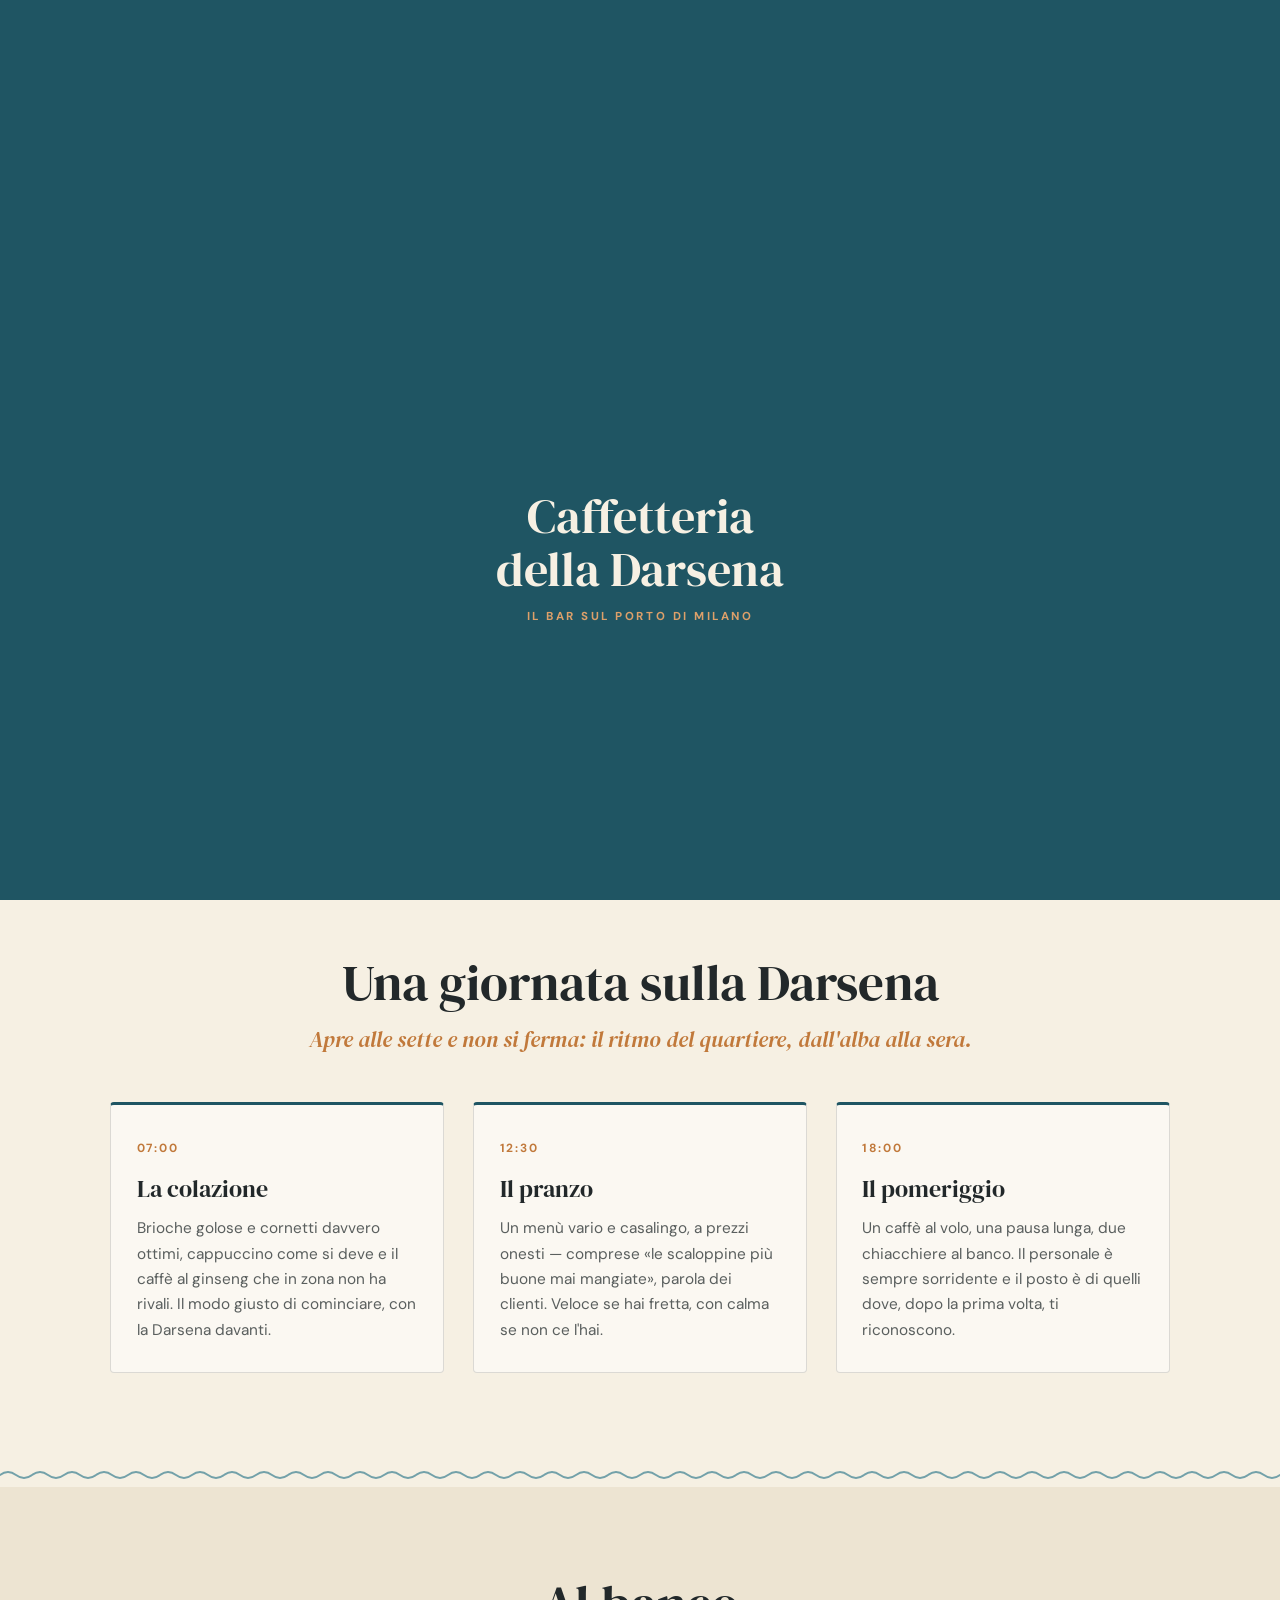
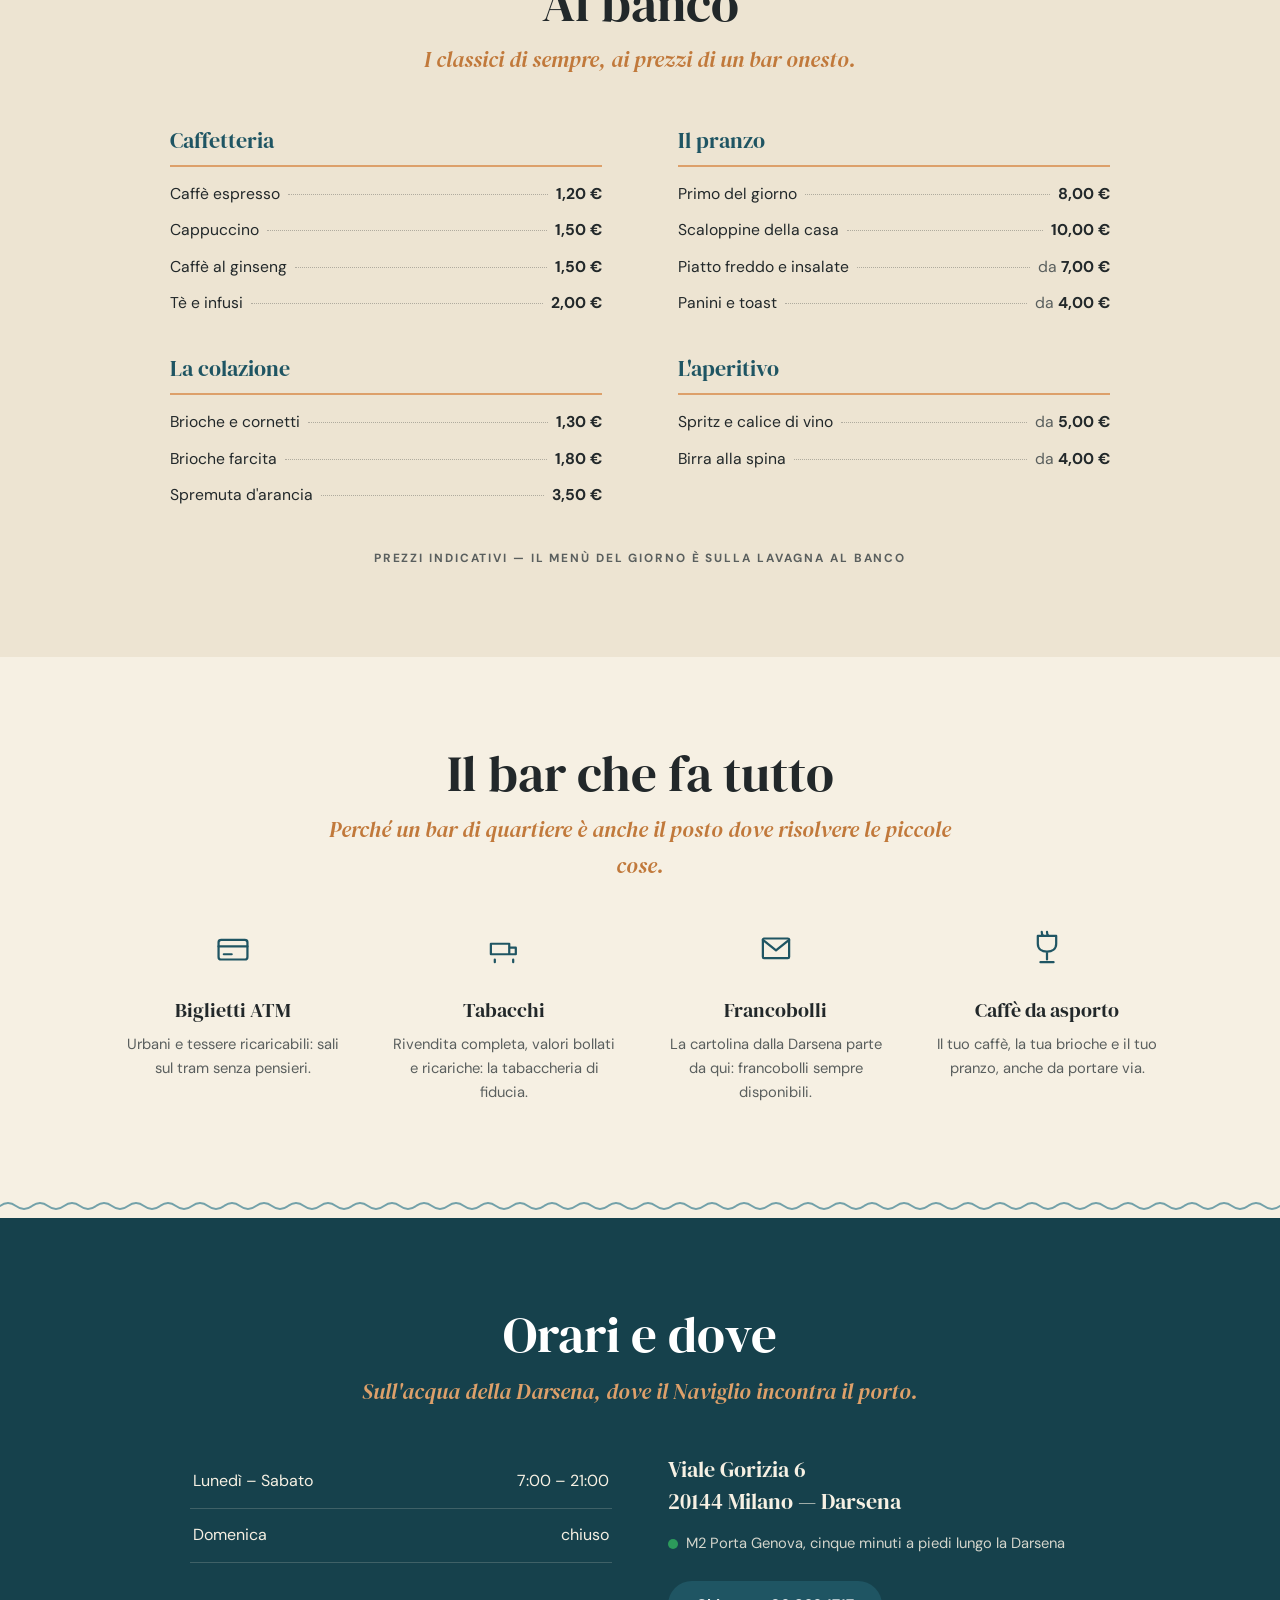
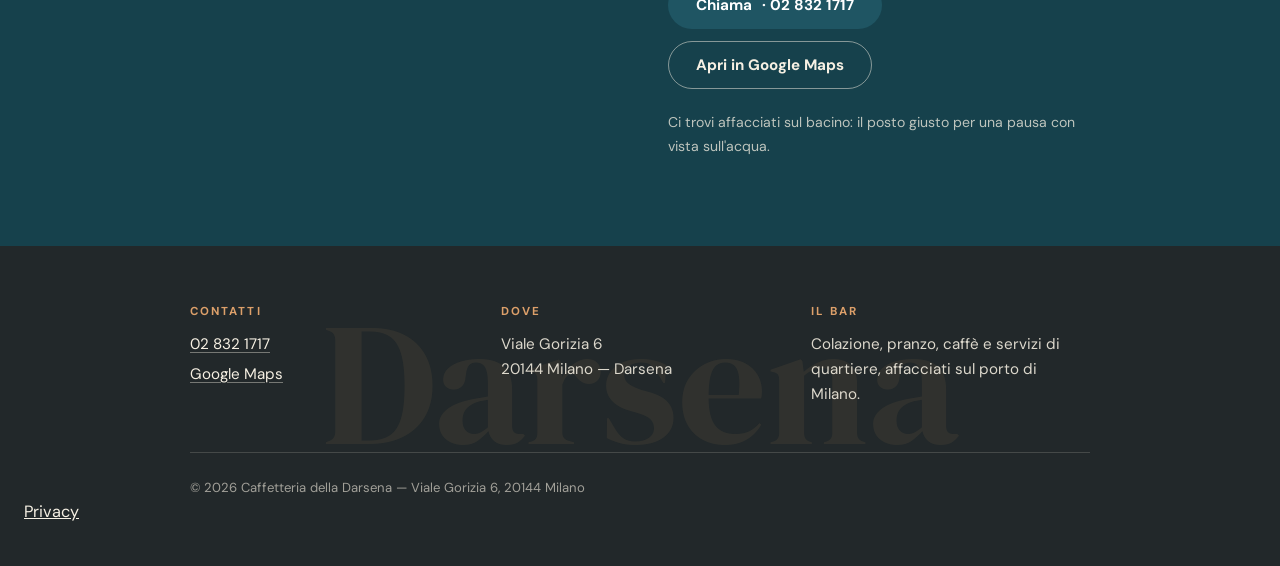
<file: index.html>
<!DOCTYPE html>
<html lang="it">
<head>
  <meta charset="UTF-8">
  <meta name="viewport" content="width=device-width, initial-scale=1.0">
  <meta name="robots" content="noindex">
  <title>Caffetteria della Darsena — Bar, colazione e pranzo sul porto di Milano | Viale Gorizia 6</title>
  <meta name="description" content="Caffetteria della Darsena: il bar di quartiere affacciato sul bacino della Darsena, in viale Gorizia 6, Milano. Colazione con brioche golose, il miglior caffè al ginseng della zona, pranzo con le scaloppine, tabacchi e biglietti ATM. Aperto dalle 7.">
  <meta property="og:title" content="Caffetteria della Darsena — Milano, sul porto">
  <meta property="og:description" content="Il bar di quartiere sulla Darsena: colazione, il ginseng migliore della zona, pranzo e servizi. Dalle 7 del mattino, in viale Gorizia 6.">
  <meta property="og:type" content="website">
  <meta property="og:locale" content="it_IT">
  <meta property="og:url" content="https://rotenzark.github.io/caffetteria-darsena/">
  <meta property="og:image" content="https://rotenzark.github.io/caffetteria-darsena/og-image.png">
  <meta name="twitter:card" content="summary_large_image">
  <link rel="canonical" href="https://rotenzark.github.io/caffetteria-darsena/">
  <meta name="theme-color" content="#1F5563">
  <link rel="icon" href="favicon.svg?v=1" type="image/svg+xml">
  <link rel="icon" href="favicon-32.png?v=1" type="image/png" sizes="32x32">
  <link rel="apple-touch-icon" href="apple-touch-icon.png?v=1">
  <script>document.documentElement.classList.add('js')</script>
  <link rel="stylesheet" href="fonts/fonts.css?v=1">
  <link rel="stylesheet" href="css/style.css?v=1">
  <script type="application/ld+json">
  {
    "@context": "https://schema.org",
    "@type": "CafeOrCoffeeShop",
    "name": "Caffetteria della Darsena",
    "description": "Bar e caffetteria di quartiere affacciato sulla Darsena di Milano: colazione, caffè al ginseng, pranzo casalingo, tabacchi e biglietti ATM.",
    "servesCuisine": "Bar, caffetteria, cucina casalinga",
    "telephone": "+39028321717",
    "priceRange": "€",
    "url": "https://rotenzark.github.io/caffetteria-darsena/",
    "image": "https://rotenzark.github.io/caffetteria-darsena/og-image.png",
    "address": {
      "@type": "PostalAddress",
      "streetAddress": "Viale Gorizia 6",
      "addressLocality": "Milano",
      "postalCode": "20144",
      "addressRegion": "MI",
      "addressCountry": "IT"
    },
    "areaServed": "Milano Darsena Navigli",
    "hasMap": "https://www.google.com/maps/search/?api=1&query=Viale+Gorizia+6%2C+Milano",
    "openingHoursSpecification": [
      { "@type": "OpeningHoursSpecification", "dayOfWeek": ["Monday","Tuesday","Wednesday","Thursday","Friday","Saturday"], "opens": "07:00", "closes": "21:00" }
    ]
  }
  </script>
</head>
<body>

  <!-- ============ INTRO "LA GOCCIA" ============ -->
  <div class="intro" id="intro" aria-hidden="true">
    <div class="intro-scena">
      <svg class="intro-onde" viewBox="0 0 200 200" fill="none" focusable="false">
        <circle class="o-anello" cx="100" cy="100" r="20"/>
        <circle class="o-anello" cx="100" cy="100" r="42"/>
        <circle class="o-anello" cx="100" cy="100" r="64"/>
        <circle class="o-anello" cx="100" cy="100" r="86"/>
      </svg>
      <p class="intro-nome">Caffetteria<br>della Darsena</p>
      <p class="intro-riga">Il bar sul porto di Milano</p>
    </div>
  </div>
  <noscript><style>.intro { display: none; }</style></noscript>

  <a class="skip-link" href="#top" data-i18n="skip">Salta al contenuto</a>

  <header class="topbar">
    <a class="wordmark" href="#top" aria-label="Caffetteria della Darsena — torna su" data-i18n-aria="aria_top">della Darsena</a>
    <nav class="nav" aria-label="Navigazione principale" data-i18n-aria="aria_nav">
      <button class="nav-toggle" aria-expanded="false" aria-controls="nav-menu">
        <span class="nav-toggle-bar" aria-hidden="true"></span>
        <span data-i18n="menu">Menu</span>
      </button>
      <ul class="nav-menu" id="nav-menu">
        <li><a href="#giornata" data-i18n="nav_day">La giornata</a></li>
        <li><a href="#banco" data-i18n="nav_menu2">Al banco</a></li>
        <li><a href="#servizi" data-i18n="nav_services">I servizi</a></li>
        <li><a href="#orari" data-i18n="nav_hours">Orari e dove</a></li>
      </ul>
    </nav>
    <div class="topbar-actions">
      <div class="lang-switch" role="group" aria-label="Lingua / Language">
        <button class="lang-btn is-active" data-lang="it" aria-pressed="true">IT</button>
        <span class="lang-sep" aria-hidden="true">/</span>
        <button class="lang-btn" data-lang="en" aria-pressed="false">EN</button>
      </div>
      <a class="btn btn-acqua btn-small" href="tel:+39028321717">
        <span data-i18n="call_short">Chiama</span>
      </a>
    </div>
  </header>

  <main id="top">

    <!-- ============ HERO CON FOTO ============ -->
    <section class="hero">
      <img class="hero-sfondo" src="assets/img/sala.jpg" alt="" width="900" height="1200" aria-hidden="true">
      <div class="hero-velo" aria-hidden="true"></div>
      <div class="hero-contenuto">
        <p class="eyebrow" data-i18n="hero_eyebrow">Bar · caffetteria · sulla Darsena, Milano</p>
        <h1 class="hero-nome"><span class="hero-nome-riga1" data-i18n="hero_nome1">Caffetteria</span><span class="hero-nome-riga2" data-i18n="hero_nome2">della Darsena</span></h1>
        <p class="hero-claim" data-i18n="hero_claim">Il bar di quartiere affacciato sul porto di Milano.</p>
        <p class="hero-lead" data-i18n="hero_lead">Dalla brioche del mattino alle scaloppine di mezzogiorno, dal ginseng migliore della zona al pacchetto e al biglietto dell'ATM: qui si passa, e si torna.</p>
        <div class="hero-cta">
          <a class="btn btn-acqua" href="tel:+39028321717" data-i18n="call_cta">Chiama il bar</a>
          <a class="btn btn-velo" href="#banco" data-i18n="menu_cta">Guarda il banco</a>
        </div>
        <p class="hero-badge" data-i18n="hero_badge">4,2 su Google · aperti dalle 7 del mattino</p>
      </div>
    </section>

    <!-- ============ LA GIORNATA ============ -->
    <section class="sezione" id="giornata">
      <h2 class="sezione-titolo" data-i18n="day_title">Una giornata sulla Darsena</h2>
      <p class="sezione-sub" data-i18n="day_sub">Apre alle sette e non si ferma: il ritmo del quartiere, dall'alba alla sera.</p>
      <div class="momenti">
        <article class="momento reveal">
          <span class="momento-ora mono">07:00</span>
          <h3 data-i18n="m1_t">La colazione</h3>
          <p data-i18n="m1_p">Brioche golose e cornetti davvero ottimi, cappuccino come si deve e il caffè al ginseng che in zona non ha rivali. Il modo giusto di cominciare, con la Darsena davanti.</p>
        </article>
        <article class="momento reveal">
          <span class="momento-ora mono">12:30</span>
          <h3 data-i18n="m2_t">Il pranzo</h3>
          <p data-i18n="m2_p">Un menù vario e casalingo, a prezzi onesti — comprese «le scaloppine più buone mai mangiate», parola dei clienti. Veloce se hai fretta, con calma se non ce l'hai.</p>
        </article>
        <article class="momento reveal">
          <span class="momento-ora mono">18:00</span>
          <h3 data-i18n="m3_t">Il pomeriggio</h3>
          <p data-i18n="m3_p">Un caffè al volo, una pausa lunga, due chiacchiere al banco. Il personale è sempre sorridente e il posto è di quelli dove, dopo la prima volta, ti riconoscono.</p>
        </article>
      </div>
    </section>

    <div class="onde-fascia" aria-hidden="true"></div>

    <!-- ============ AL BANCO (MENÙ) ============ -->
    <section class="sezione sezione-crema" id="banco">
      <h2 class="sezione-titolo" data-i18n="menu_title">Al banco</h2>
      <p class="sezione-sub" data-i18n="menu_sub">I classici di sempre, ai prezzi di un bar onesto.</p>

      <div class="listino-colonne">
        <div class="listino-cat">
          <h3 class="cat-nome" data-i18n="c1">Caffetteria</h3>
          <ul class="voci">
            <li class="voce"><span class="voce-nome" data-i18n="v1">Caffè espresso</span><span class="voce-punti" aria-hidden="true"></span><span class="voce-prezzo">1,20 €</span></li>
            <li class="voce"><span class="voce-nome" data-i18n="v2">Cappuccino</span><span class="voce-punti" aria-hidden="true"></span><span class="voce-prezzo">1,50 €</span></li>
            <li class="voce"><span class="voce-nome" data-i18n="v3">Caffè al ginseng</span><span class="voce-punti" aria-hidden="true"></span><span class="voce-prezzo">1,50 €</span></li>
            <li class="voce"><span class="voce-nome" data-i18n="v4">Tè e infusi</span><span class="voce-punti" aria-hidden="true"></span><span class="voce-prezzo">2,00 €</span></li>
          </ul>
          <h3 class="cat-nome cat-nome-dopo" data-i18n="c2">La colazione</h3>
          <ul class="voci">
            <li class="voce"><span class="voce-nome" data-i18n="v5">Brioche e cornetti</span><span class="voce-punti" aria-hidden="true"></span><span class="voce-prezzo">1,30 €</span></li>
            <li class="voce"><span class="voce-nome" data-i18n="v6">Brioche farcita</span><span class="voce-punti" aria-hidden="true"></span><span class="voce-prezzo">1,80 €</span></li>
            <li class="voce"><span class="voce-nome" data-i18n="v7">Spremuta d'arancia</span><span class="voce-punti" aria-hidden="true"></span><span class="voce-prezzo">3,50 €</span></li>
          </ul>
        </div>
        <div class="listino-cat">
          <h3 class="cat-nome" data-i18n="c3">Il pranzo</h3>
          <ul class="voci">
            <li class="voce"><span class="voce-nome" data-i18n="v8">Primo del giorno</span><span class="voce-punti" aria-hidden="true"></span><span class="voce-prezzo">8,00 €</span></li>
            <li class="voce"><span class="voce-nome" data-i18n="v9">Scaloppine della casa</span><span class="voce-punti" aria-hidden="true"></span><span class="voce-prezzo">10,00 €</span></li>
            <li class="voce"><span class="voce-nome" data-i18n="v10">Piatto freddo e insalate</span><span class="voce-punti" aria-hidden="true"></span><span class="voce-prezzo"><span data-i18n="da">da</span> 7,00 €</span></li>
            <li class="voce"><span class="voce-nome" data-i18n="v11">Panini e toast</span><span class="voce-punti" aria-hidden="true"></span><span class="voce-prezzo"><span data-i18n="da">da</span> 4,00 €</span></li>
          </ul>
          <h3 class="cat-nome cat-nome-dopo" data-i18n="c4">L'aperitivo</h3>
          <ul class="voci">
            <li class="voce"><span class="voce-nome" data-i18n="v12">Spritz e calice di vino</span><span class="voce-punti" aria-hidden="true"></span><span class="voce-prezzo"><span data-i18n="da">da</span> 5,00 €</span></li>
            <li class="voce"><span class="voce-nome" data-i18n="v13">Birra alla spina</span><span class="voce-punti" aria-hidden="true"></span><span class="voce-prezzo"><span data-i18n="da">da</span> 4,00 €</span></li>
          </ul>
        </div>
      </div>
      <p class="listino-nota mono" data-i18n="menu_note">Prezzi indicativi — il menù del giorno è sulla lavagna al banco</p>
    </section>

    <!-- ============ I SERVIZI ============ -->
    <section class="sezione" id="servizi">
      <h2 class="sezione-titolo" data-i18n="serv_title">Il bar che fa tutto</h2>
      <p class="sezione-sub" data-i18n="serv_sub">Perché un bar di quartiere è anche il posto dove risolvere le piccole cose.</p>
      <ul class="servizi">
        <li class="servizio reveal">
          <svg class="serv-icona" viewBox="0 0 32 32" fill="none" aria-hidden="true"><rect x="5" y="9" width="22" height="15" rx="2"/><path d="M5 14 H27 M9 20 H15"/></svg>
          <h3 data-i18n="s1_t">Biglietti ATM</h3>
          <p data-i18n="s1_p">Urbani e tessere ricaricabili: sali sul tram senza pensieri.</p>
        </li>
        <li class="servizio reveal">
          <svg class="serv-icona" viewBox="0 0 32 32" fill="none" aria-hidden="true"><path d="M6 20 L20 20 L20 12 L6 12 Z M20 15 L25 15 L25 20 L20 20 M9 24 L9 26 M23 24 L23 26"/></svg>
          <h3 data-i18n="s2_t">Tabacchi</h3>
          <p data-i18n="s2_p">Rivendita completa, valori bollati e ricariche: la tabaccheria di fiducia.</p>
        </li>
        <li class="servizio reveal">
          <svg class="serv-icona" viewBox="0 0 32 32" fill="none" aria-hidden="true"><rect x="6" y="8" width="20" height="15" rx="1"/><path d="M6 9 L16 17 L26 9"/></svg>
          <h3 data-i18n="s3_t">Francobolli</h3>
          <p data-i18n="s3_p">La cartolina dalla Darsena parte da qui: francobolli sempre disponibili.</p>
        </li>
        <li class="servizio reveal">
          <svg class="serv-icona" viewBox="0 0 32 32" fill="none" aria-hidden="true"><path d="M9 6 L23 6 L23 12 C23 16 20 18 16 18 C12 18 9 16 9 12 Z M16 18 L16 24 M11 26 L21 26"/><path d="M12 3 C12 5 12 5 13 6 M16 3 C16 5 16 5 17 6"/></svg>
          <h3 data-i18n="s4_t">Caffè da asporto</h3>
          <p data-i18n="s4_p">Il tuo caffè, la tua brioche e il tuo pranzo, anche da portare via.</p>
        </li>
      </ul>
    </section>

    <div class="onde-fascia" aria-hidden="true"></div>

    <!-- ============ ORARI E DOVE ============ -->
    <section class="sezione sezione-scura" id="orari">
      <h2 class="sezione-titolo sezione-titolo-chiara" data-i18n="hours_title">Orari e dove</h2>
      <p class="sezione-sub sezione-sub-chiara" data-i18n="hours_sub">Sull'acqua della Darsena, dove il Naviglio incontra il porto.</p>
      <div class="orari-dove">
        <table class="orari-tabella">
          <caption class="visually-hidden" data-i18n="hours_caption">Orari di apertura</caption>
          <tbody>
            <tr><th scope="row" data-i18n="weekdays">Lunedì – Sabato</th><td>7:00 – 21:00</td></tr>
            <tr><th scope="row" data-i18n="sun">Domenica</th><td data-i18n="closed">chiuso</td></tr>
          </tbody>
        </table>
        <div class="dove">
          <address class="dove-indirizzo">
            Viale Gorizia 6<br>
            20144 Milano — Darsena
          </address>
          <p class="dove-metro"><span class="metro-dot" aria-hidden="true"></span> <span data-i18n="metro">M2 Porta Genova, cinque minuti a piedi lungo la Darsena</span></p>
          <div class="dove-azioni">
            <a class="btn btn-acqua" href="tel:+39028321717"><span data-i18n="call_cta2">Chiama</span>&nbsp;· 02 832 1717</a>
            <a class="btn btn-quieto-chiaro" href="https://www.google.com/maps/search/?api=1&query=Viale+Gorizia+6%2C+Milano" target="_blank" rel="noopener" data-i18n="maps">Apri in Google Maps</a>
          </div>
          <p class="dove-note" data-i18n="dove_note">Ci trovi affacciati sul bacino: il posto giusto per una pausa con vista sull'acqua.</p>
        </div>
      </div>
    </section>

  </main>

  <!-- ============ FOOTER ============ -->
  <footer class="footer">
    <p class="footer-wordmark" aria-hidden="true">Darsena</p>
    <div class="footer-cols">
      <div>
        <h3 data-i18n="f_contacts">Contatti</h3>
        <p><a href="tel:+39028321717">02 832 1717</a></p>
        <p><a href="https://www.google.com/maps/search/?api=1&query=Viale+Gorizia+6%2C+Milano" target="_blank" rel="noopener">Google Maps</a></p>
      </div>
      <div>
        <h3 data-i18n="f_where">Dove</h3>
        <p>Viale Gorizia 6<br>20144 Milano — Darsena</p>
      </div>
      <div>
        <h3 data-i18n="f_what">Il bar</h3>
        <p data-i18n="f_line">Colazione, pranzo, caffè e servizi di quartiere, affacciati sul porto di Milano.</p>
      </div>
    </div>
    <p class="footer-legal">© <span data-current-year>2026</span> Caffetteria della Darsena — Viale Gorizia 6, 20144 Milano</p>
    <p class="privacy-link"><a href="privacy.html">Privacy</a></p>
</footer>

  <script src="js/main.js?v=1"></script>
</body>
</html>
</file>
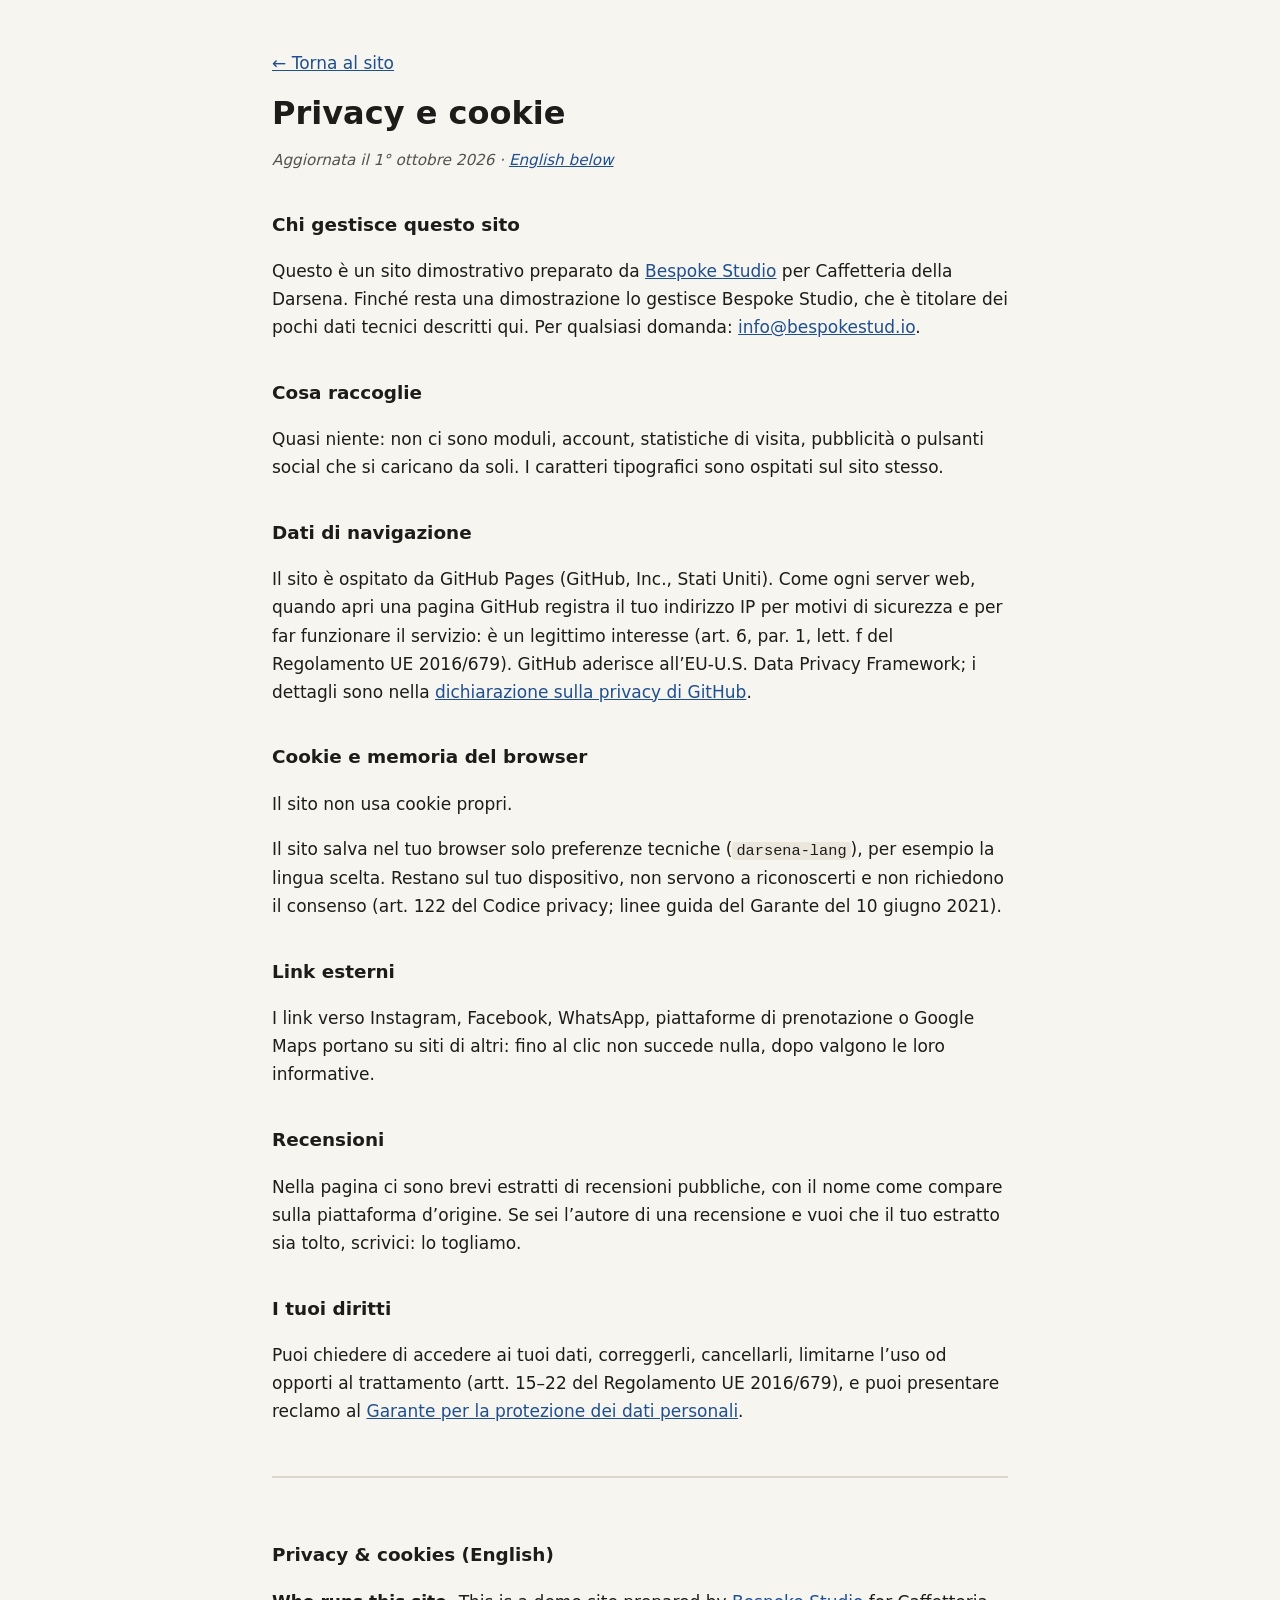
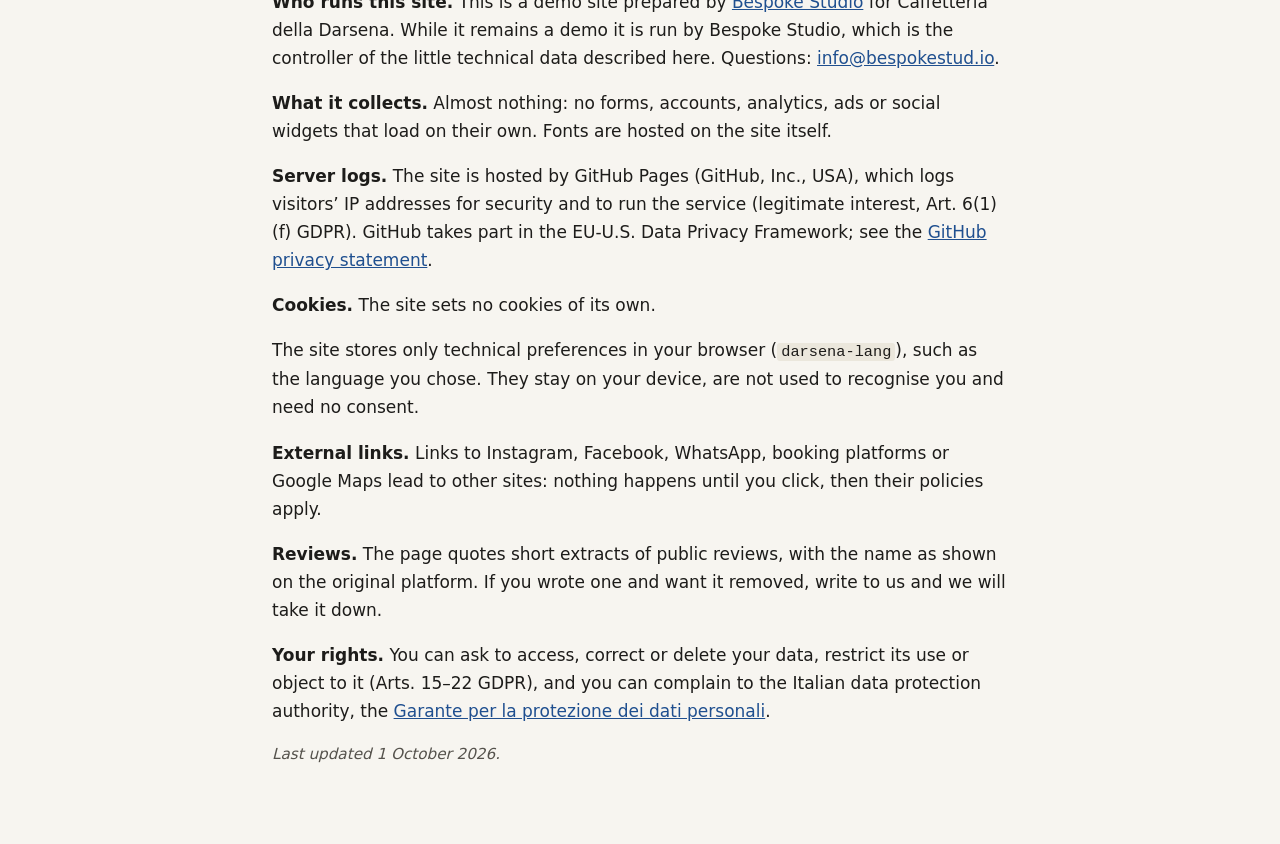
<file: privacy.html>
<!DOCTYPE html>
<html lang="it">
<head>
  <meta charset="UTF-8">
  <meta name="viewport" content="width=device-width, initial-scale=1.0">
  <meta name="robots" content="noindex">
  <title>Privacy e cookie · Caffetteria della Darsena</title>
  <meta name="description" content="Informativa privacy e cookie del sito Caffetteria della Darsena.">
  <style>
    body { margin: 0; background: #f7f5f0; color: #1d1c1a; font: 17px/1.65 system-ui, -apple-system, "Segoe UI", Roboto, sans-serif; }
    main { max-width: 46rem; margin: 0 auto; padding: 32px 20px 64px; }
    h1 { font-size: 2rem; line-height: 1.2; margin: 0.4em 0 0.2em; }
    h2 { font-size: 1.15rem; margin: 2em 0 0.4em; }
    a { color: #1f4f8f; }
    .data { color: #55524c; font-style: italic; font-size: 0.95rem; }
    .en { margin-top: 3em; padding-top: 1.5em; border-top: 2px solid #ddd8cc; }
    code { font-size: 0.9em; background: #ebe7dc; padding: 0 4px; border-radius: 3px; }
  </style>
</head>
<body>
<main>
  <p><a href="index.html">← Torna al sito</a></p>
  <h1>Privacy e cookie</h1>
  <p class="data">Aggiornata il 1° ottobre 2026 · <a href="#english" lang="en">English below</a></p>
  <h2>Chi gestisce questo sito</h2>
  <p>Questo è un sito dimostrativo preparato da <a href="https://bespokestud.io" rel="noopener">Bespoke Studio</a> per Caffetteria della Darsena. Finché resta una dimostrazione lo gestisce Bespoke Studio, che è titolare dei pochi dati tecnici descritti qui. Per qualsiasi domanda: <a href="mailto:info@bespokestud.io">info@bespokestud.io</a>.</p>
  <h2>Cosa raccoglie</h2>
  <p>Quasi niente: non ci sono moduli, account, statistiche di visita, pubblicità o pulsanti social che si caricano da soli. I caratteri tipografici sono ospitati sul sito stesso.</p>
  <h2>Dati di navigazione</h2>
  <p>Il sito è ospitato da GitHub Pages (GitHub, Inc., Stati Uniti). Come ogni server web, quando apri una pagina GitHub registra il tuo indirizzo IP per motivi di sicurezza e per far funzionare il servizio: è un legittimo interesse (art. 6, par. 1, lett. f del Regolamento UE 2016/679). GitHub aderisce all’EU-U.S. Data Privacy Framework; i dettagli sono nella <a href="https://docs.github.com/site-policy/privacy-policies/github-general-privacy-statement" rel="noopener">dichiarazione sulla privacy di GitHub</a>.</p>
  
  <h2>Cookie e memoria del browser</h2>
  <p>Il sito non usa cookie propri.</p>
  <p>Il sito salva nel tuo browser solo preferenze tecniche (<code>darsena-lang</code>), per esempio la lingua scelta. Restano sul tuo dispositivo, non servono a riconoscerti e non richiedono il consenso (art. 122 del Codice privacy; linee guida del Garante del 10 giugno 2021).</p>
  
  <h2>Link esterni</h2>
  <p>I link verso Instagram, Facebook, WhatsApp, piattaforme di prenotazione o Google Maps portano su siti di altri: fino al clic non succede nulla, dopo valgono le loro informative.</p>
  <h2>Recensioni</h2>
  <p>Nella pagina ci sono brevi estratti di recensioni pubbliche, con il nome come compare sulla piattaforma d’origine. Se sei l’autore di una recensione e vuoi che il tuo estratto sia tolto, scrivici: lo togliamo.</p>
  <h2>I tuoi diritti</h2>
  <p>Puoi chiedere di accedere ai tuoi dati, correggerli, cancellarli, limitarne l’uso od opporti al trattamento (artt. 15–22 del Regolamento UE 2016/679), e puoi presentare reclamo al <a href="https://www.garanteprivacy.it" rel="noopener">Garante per la protezione dei dati personali</a>.</p>
  <div class="en" id="english" lang="en">
    <h2>Privacy &amp; cookies (English)</h2>
    <p><strong>Who runs this site.</strong> This is a demo site prepared by <a href="https://bespokestud.io" rel="noopener">Bespoke Studio</a> for Caffetteria della Darsena. While it remains a demo it is run by Bespoke Studio, which is the controller of the little technical data described here. Questions: <a href="mailto:info@bespokestud.io">info@bespokestud.io</a>.</p>
    <p><strong>What it collects.</strong> Almost nothing: no forms, accounts, analytics, ads or social widgets that load on their own. Fonts are hosted on the site itself.</p>
    <p><strong>Server logs.</strong> The site is hosted by GitHub Pages (GitHub, Inc., USA), which logs visitors’ IP addresses for security and to run the service (legitimate interest, Art. 6(1)(f) GDPR). GitHub takes part in the EU-U.S. Data Privacy Framework; see the <a href="https://docs.github.com/site-policy/privacy-policies/github-general-privacy-statement" rel="noopener">GitHub privacy statement</a>.</p>
    
    <p><strong>Cookies.</strong> The site sets no cookies of its own.</p>
    <p>The site stores only technical preferences in your browser (<code>darsena-lang</code>), such as the language you chose. They stay on your device, are not used to recognise you and need no consent.</p>
    
    <p><strong>External links.</strong> Links to Instagram, Facebook, WhatsApp, booking platforms or Google Maps lead to other sites: nothing happens until you click, then their policies apply.</p>
    <p><strong>Reviews.</strong> The page quotes short extracts of public reviews, with the name as shown on the original platform. If you wrote one and want it removed, write to us and we will take it down.</p>
    <p><strong>Your rights.</strong> You can ask to access, correct or delete your data, restrict its use or object to it (Arts. 15–22 GDPR), and you can complain to the Italian data protection authority, the <a href="https://www.garanteprivacy.it" rel="noopener">Garante per la protezione dei dati personali</a>.</p>
    <p class="data">Last updated 1 October 2026.</p>
  </div>
</main>
</body>
</html>
</file>
<file: fonts/fonts.css>
/* Caratteri ospitati sul sito: nessuna richiesta a Google Fonts o Fontshare (giro privacy 1/10/2026). Licenze in LICENSE.txt. */
/* latin-ext */
@font-face {
  font-family: 'DM Sans';
  font-style: normal;
  font-weight: 400;
  font-display: swap;
  src: url(dmsans-v17-rP2Hp2ywxg089UriCZ2IHSeH.woff2) format('woff2');
  unicode-range: U+0100-02BA, U+02BD-02C5, U+02C7-02CC, U+02CE-02D7, U+02DD-02FF, U+0304, U+0308, U+0329, U+1D00-1DBF, U+1E00-1E9F, U+1EF2-1EFF, U+2020, U+20A0-20AB, U+20AD-20C0, U+2113, U+2C60-2C7F, U+A720-A7FF;
}
/* latin */
@font-face {
  font-family: 'DM Sans';
  font-style: normal;
  font-weight: 400;
  font-display: swap;
  src: url(dmsans-v17-rP2Hp2ywxg089UriCZOIHQ.woff2) format('woff2');
  unicode-range: U+0000-00FF, U+0131, U+0152-0153, U+02BB-02BC, U+02C6, U+02DA, U+02DC, U+0304, U+0308, U+0329, U+2000-206F, U+20AC, U+2122, U+2191, U+2193, U+2212, U+2215, U+FEFF, U+FFFD;
}
/* latin-ext */
@font-face {
  font-family: 'DM Sans';
  font-style: normal;
  font-weight: 500;
  font-display: swap;
  src: url(dmsans-v17-rP2Hp2ywxg089UriCZ2IHSeH.woff2) format('woff2');
  unicode-range: U+0100-02BA, U+02BD-02C5, U+02C7-02CC, U+02CE-02D7, U+02DD-02FF, U+0304, U+0308, U+0329, U+1D00-1DBF, U+1E00-1E9F, U+1EF2-1EFF, U+2020, U+20A0-20AB, U+20AD-20C0, U+2113, U+2C60-2C7F, U+A720-A7FF;
}
/* latin */
@font-face {
  font-family: 'DM Sans';
  font-style: normal;
  font-weight: 500;
  font-display: swap;
  src: url(dmsans-v17-rP2Hp2ywxg089UriCZOIHQ.woff2) format('woff2');
  unicode-range: U+0000-00FF, U+0131, U+0152-0153, U+02BB-02BC, U+02C6, U+02DA, U+02DC, U+0304, U+0308, U+0329, U+2000-206F, U+20AC, U+2122, U+2191, U+2193, U+2212, U+2215, U+FEFF, U+FFFD;
}
/* latin-ext */
@font-face {
  font-family: 'DM Sans';
  font-style: normal;
  font-weight: 700;
  font-display: swap;
  src: url(dmsans-v17-rP2Hp2ywxg089UriCZ2IHSeH.woff2) format('woff2');
  unicode-range: U+0100-02BA, U+02BD-02C5, U+02C7-02CC, U+02CE-02D7, U+02DD-02FF, U+0304, U+0308, U+0329, U+1D00-1DBF, U+1E00-1E9F, U+1EF2-1EFF, U+2020, U+20A0-20AB, U+20AD-20C0, U+2113, U+2C60-2C7F, U+A720-A7FF;
}
/* latin */
@font-face {
  font-family: 'DM Sans';
  font-style: normal;
  font-weight: 700;
  font-display: swap;
  src: url(dmsans-v17-rP2Hp2ywxg089UriCZOIHQ.woff2) format('woff2');
  unicode-range: U+0000-00FF, U+0131, U+0152-0153, U+02BB-02BC, U+02C6, U+02DA, U+02DC, U+0304, U+0308, U+0329, U+2000-206F, U+20AC, U+2122, U+2191, U+2193, U+2212, U+2215, U+FEFF, U+FFFD;
}
/* latin-ext */
@font-face {
  font-family: 'DM Serif Display';
  font-style: italic;
  font-weight: 400;
  font-display: swap;
  src: url(dmserifdisplay-v17--nFhOHM81r4j6k0gjAW3mujVU2B2G_VB3vD212k.woff2) format('woff2');
  unicode-range: U+0100-02BA, U+02BD-02C5, U+02C7-02CC, U+02CE-02D7, U+02DD-02FF, U+0304, U+0308, U+0329, U+1D00-1DBF, U+1E00-1E9F, U+1EF2-1EFF, U+2020, U+20A0-20AB, U+20AD-20C0, U+2113, U+2C60-2C7F, U+A720-A7FF;
}
/* latin */
@font-face {
  font-family: 'DM Serif Display';
  font-style: italic;
  font-weight: 400;
  font-display: swap;
  src: url(dmserifdisplay-v17--nFhOHM81r4j6k0gjAW3mujVU2B2G_VB0PD2.woff2) format('woff2');
  unicode-range: U+0000-00FF, U+0131, U+0152-0153, U+02BB-02BC, U+02C6, U+02DA, U+02DC, U+0304, U+0308, U+0329, U+2000-206F, U+20AC, U+2122, U+2191, U+2193, U+2212, U+2215, U+FEFF, U+FFFD;
}
/* latin-ext */
@font-face {
  font-family: 'DM Serif Display';
  font-style: normal;
  font-weight: 400;
  font-display: swap;
  src: url(dmserifdisplay-v17--nFnOHM81r4j6k0gjAW3mujVU2B2G_5x0ujy.woff2) format('woff2');
  unicode-range: U+0100-02BA, U+02BD-02C5, U+02C7-02CC, U+02CE-02D7, U+02DD-02FF, U+0304, U+0308, U+0329, U+1D00-1DBF, U+1E00-1E9F, U+1EF2-1EFF, U+2020, U+20A0-20AB, U+20AD-20C0, U+2113, U+2C60-2C7F, U+A720-A7FF;
}
/* latin */
@font-face {
  font-family: 'DM Serif Display';
  font-style: normal;
  font-weight: 400;
  font-display: swap;
  src: url(dmserifdisplay-v17--nFnOHM81r4j6k0gjAW3mujVU2B2G_Bx0g.woff2) format('woff2');
  unicode-range: U+0000-00FF, U+0131, U+0152-0153, U+02BB-02BC, U+02C6, U+02DA, U+02DC, U+0304, U+0308, U+0329, U+2000-206F, U+20AC, U+2122, U+2191, U+2193, U+2212, U+2215, U+FEFF, U+FFFD;
}
</file>
<file: css/style.css>
/* ==========================================================================
   Caffetteria della Darsena — Viale Gorizia 6, Milano
   Firma grafica: l'acqua del bacino della Darsena — verde-petrolio e crema,
   onde concentriche, e la foto vera della sala come hero.
   ========================================================================== */

:root {
  --crema: #F6F0E3;
  --crema-scura: #EDE4D2;
  --acqua: #1F5563;
  --acqua-viva: #2C778A;
  --acqua-fonda: #16414C;
  --inchiostro: #22282A;
  --grigio: #5A5F5E;
  --rame: #C1793B;
  --rame-chiaro: #DDA06A;
  --linea: rgba(34, 40, 42, .15);
  --font-display: "DM Serif Display", "Georgia", serif;
  --font-testo: "DM Sans", "Helvetica Neue", Arial, sans-serif;
}

/* ---------- reset ---------- */

*, *::before, *::after { box-sizing: border-box; }

html {
  scroll-behavior: smooth;
  -webkit-text-size-adjust: 100%;
}

body {
  margin: 0;
  font-family: var(--font-testo);
  font-size: 1.02rem;
  line-height: 1.65;
  color: var(--inchiostro);
  background: var(--crema);
}

img { max-width: 100%; height: auto; display: block; }

h1, h2, h3, p, ul, figure { margin: 0; }
ul { padding: 0; list-style: none; }

a { color: inherit; }

:focus-visible {
  outline: 2px solid var(--rame);
  outline-offset: 3px;
  border-radius: 2px;
}

.hero :focus-visible,
.sezione-scura :focus-visible,
.footer :focus-visible {
  outline-color: var(--rame-chiaro);
}

.visually-hidden {
  position: absolute;
  width: 1px; height: 1px;
  margin: -1px; padding: 0;
  overflow: hidden;
  clip: rect(0 0 0 0);
  white-space: nowrap;
  border: 0;
}

.skip-link {
  position: absolute;
  top: -100px; left: 1rem;
  z-index: 2000;
  padding: .6rem 1rem;
  background: var(--inchiostro);
  color: var(--crema);
  border-radius: 4px;
  text-decoration: none;
}
.skip-link:focus { top: .5rem; }

.mono {
  font-weight: 700;
  font-size: .74rem;
  letter-spacing: .16em;
  text-transform: uppercase;
}

/* ---------- bottoni ---------- */

.btn {
  display: inline-flex;
  align-items: center;
  justify-content: center;
  gap: .35em;
  padding: .85rem 1.7rem;
  border: 1px solid transparent;
  border-radius: 999px;
  font-family: var(--font-testo);
  font-weight: 700;
  font-size: .95rem;
  line-height: 1.2;
  text-decoration: none;
  cursor: pointer;
  transition: background-color .2s ease, border-color .2s ease, color .2s ease, transform .15s ease;
}
.btn:hover { transform: translateY(-1px); }
.btn:active { transform: translateY(0); }

.btn-small { padding: .5rem 1.15rem; font-size: .85rem; }

.btn-acqua { background: var(--acqua); color: #fff; }
.btn-acqua:hover { background: var(--acqua-fonda); }

.btn-velo {
  background: rgba(255, 255, 255, .14);
  color: #fff;
  border-color: rgba(255, 255, 255, .6);
}
.btn-velo:hover { border-color: #fff; background: rgba(255, 255, 255, .22); }

.btn-quieto-chiaro {
  background: transparent;
  color: var(--crema);
  border-color: rgba(246, 240, 227, .5);
}
.btn-quieto-chiaro:hover { border-color: var(--crema); }

/* ---------- intro "la goccia" ---------- */

.intro {
  position: fixed;
  inset: 0;
  z-index: 1000;
  display: flex;
  align-items: center;
  justify-content: center;
  padding: 1.5rem;
  background: var(--acqua);
  transition: opacity .55s ease;
}
.intro--via { opacity: 0; }

.intro-scena { text-align: center; }

.intro-onde {
  width: clamp(150px, 30vw, 200px);
  height: auto;
  margin: 0 auto .4rem;
}

.o-anello {
  stroke: var(--rame-chiaro);
  stroke-width: 2;
  fill: none;
  transform-origin: 100px 100px;
  opacity: 0;
  animation: increspa 2.4s ease-out infinite;
}
.o-anello:nth-child(1) { animation-delay: 0s; }
.o-anello:nth-child(2) { animation-delay: .4s; }
.o-anello:nth-child(3) { animation-delay: .8s; }
.o-anello:nth-child(4) { animation-delay: 1.2s; }

@keyframes increspa {
  0%   { opacity: 0; transform: scale(.2); }
  30%  { opacity: .85; }
  100% { opacity: 0; transform: scale(1.15); }
}

.intro-nome {
  font-family: var(--font-display);
  font-size: clamp(1.9rem, 6vw, 3rem);
  line-height: 1.1;
  color: var(--crema);
  opacity: 0;
  animation: sale .6s ease-out .5s forwards;
}

.intro-riga {
  margin-top: .7rem;
  font-weight: 700;
  font-size: .72rem;
  letter-spacing: .22em;
  text-transform: uppercase;
  color: var(--rame-chiaro);
  opacity: 0;
  animation: sale .6s ease-out .8s forwards;
}

@keyframes sale {
  from { opacity: 0; transform: translateY(10px); }
  to   { opacity: 1; transform: none; }
}

.intro-lock { overflow: hidden; }

/* ---------- topbar ---------- */

.topbar {
  position: sticky;
  top: 0;
  z-index: 100;
  display: flex;
  align-items: center;
  gap: 1rem;
  padding: .65rem clamp(1rem, 3vw, 1.6rem);
  background: rgba(246, 240, 227, .93);
  -webkit-backdrop-filter: blur(8px);
  backdrop-filter: blur(8px);
  border-bottom: 1px solid var(--linea);
}

.wordmark {
  font-family: var(--font-display);
  font-size: 1.3rem;
  text-decoration: none;
  color: var(--acqua);
  white-space: nowrap;
}

.nav { margin-left: auto; }

.nav-toggle {
  display: none;
  align-items: center;
  gap: .5rem;
  padding: .45rem .9rem;
  background: transparent;
  border: 1px solid rgba(34, 40, 42, .35);
  border-radius: 999px;
  font-family: var(--font-testo);
  font-weight: 700;
  font-size: .85rem;
  color: var(--inchiostro);
  cursor: pointer;
}

.nav-toggle-bar {
  width: 16px;
  height: 2px;
  background: currentColor;
  box-shadow: 0 5px 0 currentColor, 0 -5px 0 currentColor;
}

.nav-menu {
  display: flex;
  align-items: center;
  gap: clamp(.9rem, 2vw, 1.5rem);
}

.nav-menu a {
  font-size: .95rem;
  font-weight: 500;
  text-decoration: none;
  color: var(--inchiostro);
  padding: .3rem 0;
  border-bottom: 2px solid transparent;
}
.nav-menu a:hover { border-bottom-color: var(--rame); }

.topbar-actions {
  display: flex;
  align-items: center;
  gap: .9rem;
}

.lang-switch {
  display: flex;
  align-items: center;
  gap: .3rem;
  font-size: .82rem;
}

.lang-btn {
  background: none;
  border: none;
  padding: .25rem .3rem;
  font-family: var(--font-testo);
  font-weight: 700;
  font-size: .82rem;
  color: var(--grigio);
  cursor: pointer;
  border-bottom: 2px solid transparent;
}
.lang-btn.is-active {
  color: var(--inchiostro);
  border-bottom-color: var(--rame);
}
.lang-sep { color: rgba(34, 40, 42, .4); }

@media (max-width: 920px) {
  .nav-toggle { display: inline-flex; }
  .nav-menu {
    display: none;
    position: absolute;
    top: 100%;
    left: 0; right: 0;
    flex-direction: column;
    align-items: stretch;
    gap: 0;
    padding: .6rem 1.2rem 1rem;
    background: var(--crema);
    border-bottom: 1px solid var(--linea);
    box-shadow: 0 14px 28px rgba(34, 40, 42, .12);
  }
  .nav.is-open .nav-menu { display: flex; }
  .nav-menu a {
    padding: .7rem .2rem;
    border-bottom: 1px solid rgba(34, 40, 42, .08);
  }
  .nav-menu li:last-child a { border-bottom-color: transparent; }
}

@media (max-width: 560px) {
  .wordmark { font-size: 1.1rem; }
  .topbar { gap: .6rem; }
}

/* ---------- hero con foto ---------- */

.hero {
  position: relative;
  min-height: 90vh;
  min-height: 90svh;
  display: flex;
  align-items: flex-end;
  overflow: hidden;
  background: var(--acqua-fonda);
}

.hero-sfondo {
  position: absolute;
  inset: 0;
  width: 100%;
  height: 100%;
  object-fit: cover;
  object-position: center 40%;
}

.hero-velo {
  position: absolute;
  inset: 0;
  background:
    linear-gradient(to top, rgba(22, 41, 46, .93) 0%, rgba(22, 41, 46, .4) 55%, rgba(22, 41, 46, .35) 100%),
    linear-gradient(to right, rgba(22, 41, 46, .7) 0%, rgba(22, 41, 46, .25) 60%, rgba(22, 41, 46, .12) 100%);
}

.hero-contenuto {
  position: relative;
  width: 100%;
  max-width: 1100px;
  margin: 0 auto;
  padding: clamp(7rem, 16vh, 10rem) 1.5rem clamp(3rem, 7vh, 4.5rem);
  color: #fff;
}

.eyebrow {
  font-weight: 700;
  font-size: .74rem;
  letter-spacing: .2em;
  text-transform: uppercase;
  color: var(--rame-chiaro);
}

.hero-nome {
  margin-top: 1rem;
  font-family: var(--font-display);
  font-weight: 400;
  font-size: clamp(2.8rem, 8.5vw, 5.4rem);
  line-height: .98;
  color: #fff;
  text-shadow: 0 2px 24px rgba(22, 41, 46, .5);
}
.hero-nome-riga1,
.hero-nome-riga2 { display: block; }
.hero-nome-riga2 { color: var(--rame-chiaro); font-style: italic; }

.hero-claim {
  margin-top: 1.3rem;
  font-family: var(--font-display);
  font-size: clamp(1.25rem, 3vw, 1.65rem);
  color: rgba(255, 255, 255, .95);
}

.hero-lead {
  max-width: 54ch;
  margin-top: .7rem;
  font-size: 1.05rem;
  color: rgba(255, 255, 255, .9);
}

.hero-cta {
  display: flex;
  flex-wrap: wrap;
  gap: .9rem;
  margin-top: 1.8rem;
}

.hero-badge {
  margin-top: 1.6rem;
  font-weight: 700;
  font-size: .72rem;
  letter-spacing: .18em;
  text-transform: uppercase;
  color: var(--rame-chiaro);
}

/* ---------- fregio a onde (la Darsena) ---------- */

.onde-fascia {
  height: 26px;
  background-image: url("data:image/svg+xml,%3Csvg xmlns='http://www.w3.org/2000/svg' width='64' height='16'%3E%3Cpath d='M0 9 q8 -6 16 0 t16 0 t16 0 t16 0' fill='none' stroke='%232C778A' stroke-width='2' stroke-linecap='round' stroke-opacity='.65'/%3E%3C/svg%3E");
  background-repeat: repeat-x;
  background-position: center;
}

/* ---------- sezioni ---------- */

.sezione {
  padding: clamp(3.5rem, 8vw, 5.5rem) 1.5rem;
}

.sezione-crema { background: var(--crema-scura); }

.sezione-titolo {
  font-family: var(--font-display);
  font-weight: 400;
  font-size: clamp(2.1rem, 5.5vw, 3.2rem);
  line-height: 1.1;
  text-align: center;
}

.sezione-titolo-chiara { color: #fff; }

.sezione-sub {
  max-width: 56ch;
  margin: .7rem auto 0;
  font-family: var(--font-display);
  font-style: italic;
  font-size: clamp(1.1rem, 2.5vw, 1.35rem);
  text-align: center;
  color: var(--rame);
}

.sezione-sub-chiara { color: var(--rame-chiaro); }

/* ---------- la giornata ---------- */

.momenti {
  display: grid;
  grid-template-columns: repeat(3, 1fr);
  gap: 1.8rem;
  max-width: 1060px;
  margin: 2.8rem auto 0;
}

.momento {
  padding: 1.8rem 1.6rem;
  background: rgba(255, 255, 255, .55);
  border: 1px solid var(--linea);
  border-top: 3px solid var(--acqua);
  border-radius: 4px;
}

.momento-ora {
  color: var(--rame);
  font-variant-numeric: tabular-nums;
}

.momento h3 {
  margin-top: .5rem;
  font-family: var(--font-display);
  font-weight: 400;
  font-size: 1.5rem;
}

.momento p {
  margin-top: .5rem;
  font-size: .96rem;
  color: var(--grigio);
}

@media (max-width: 820px) {
  .momenti { grid-template-columns: 1fr; max-width: 480px; }
}

/* ---------- al banco (menù) ---------- */

.listino-colonne {
  display: grid;
  grid-template-columns: 1fr 1fr;
  gap: 2.4rem clamp(2.5rem, 6vw, 5rem);
  max-width: 940px;
  margin: 2.8rem auto 0;
}

.cat-nome {
  font-family: var(--font-display);
  font-weight: 400;
  font-size: 1.35rem;
  color: var(--acqua);
  margin-bottom: .9rem;
  padding-bottom: .4rem;
  border-bottom: 2px solid var(--rame-chiaro);
}

.cat-nome-dopo { margin-top: 2.2rem; }

.voci { display: grid; gap: .65rem; }

.voce {
  display: flex;
  align-items: baseline;
  gap: .5em;
  font-size: .98rem;
}

.voce-punti {
  flex: 1;
  min-width: 1.5em;
  border-bottom: 1px dotted rgba(34, 40, 42, .3);
  transform: translateY(-4px);
}

.voce-prezzo {
  font-weight: 700;
  font-variant-numeric: tabular-nums;
  white-space: nowrap;
}
.voce-prezzo span { font-weight: 400; color: var(--grigio); }

.listino-nota {
  margin-top: 2.6rem;
  text-align: center;
  color: var(--grigio);
}

@media (max-width: 760px) {
  .listino-colonne { grid-template-columns: 1fr; }
}

/* ---------- i servizi ---------- */

.servizi {
  display: grid;
  grid-template-columns: repeat(4, 1fr);
  gap: 1.6rem;
  max-width: 1060px;
  margin: 2.8rem auto 0;
}

.servizio {
  text-align: center;
  padding: 0 .5rem;
}

.serv-icona {
  width: 42px;
  height: 42px;
  margin: 0 auto .9rem;
  stroke: var(--acqua);
  stroke-width: 1.7;
  stroke-linecap: round;
  stroke-linejoin: round;
}

.servizio h3 {
  font-family: var(--font-display);
  font-weight: 400;
  font-size: 1.25rem;
}

.servizio p {
  margin-top: .3rem;
  font-size: .92rem;
  color: var(--grigio);
}

@media (max-width: 820px) {
  .servizi { grid-template-columns: 1fr 1fr; gap: 2rem 1.6rem; }
}
@media (max-width: 420px) {
  .servizi { grid-template-columns: 1fr; max-width: 300px; }
}

/* ---------- orari e dove ---------- */

.sezione-scura {
  background: var(--acqua-fonda);
  color: var(--crema);
}

.orari-dove {
  display: grid;
  grid-template-columns: minmax(0, 1fr) minmax(0, 1fr);
  gap: clamp(2rem, 5vw, 3.5rem);
  max-width: 900px;
  margin: 2.8rem auto 0;
  align-items: start;
}

.orari-tabella {
  width: 100%;
  border-collapse: collapse;
  font-size: 1rem;
}

.orari-tabella th,
.orari-tabella td {
  padding: .85rem .2rem;
  border-bottom: 1px solid rgba(246, 240, 227, .18);
  text-align: left;
  font-weight: 400;
}

.orari-tabella td { text-align: right; font-variant-numeric: tabular-nums; }

.dove-indirizzo {
  font-family: var(--font-display);
  font-style: normal;
  font-size: 1.4rem;
  line-height: 1.4;
}

.dove-metro {
  display: flex;
  align-items: center;
  gap: .5rem;
  margin-top: .9rem;
  font-size: .92rem;
  color: rgba(246, 240, 227, .85);
}

.metro-dot {
  width: 10px; height: 10px;
  border-radius: 50%;
  background: #2C9A5B;
  flex: none;
}

.dove-azioni {
  display: flex;
  flex-wrap: wrap;
  gap: .8rem;
  margin-top: 1.6rem;
}

.dove-note {
  margin-top: 1.4rem;
  font-size: .88rem;
  color: rgba(246, 240, 227, .75);
}

@media (max-width: 760px) {
  .orari-dove { grid-template-columns: 1fr; max-width: 480px; }
}

/* ---------- footer ---------- */

.footer {
  position: relative;
  padding: 3.5rem 1.5rem 2.5rem;
  background: var(--inchiostro);
  color: var(--crema);
  overflow: hidden;
}

.footer-wordmark {
  position: absolute;
  top: -.5rem;
  left: 50%;
  transform: translateX(-50%);
  font-family: var(--font-display);
  font-size: clamp(5rem, 17vw, 11rem);
  white-space: nowrap;
  color: rgba(221, 160, 106, .08);
  pointer-events: none;
  user-select: none;
}

.footer-cols {
  position: relative;
  display: grid;
  grid-template-columns: repeat(3, 1fr);
  gap: 2rem;
  max-width: 900px;
  margin: 0 auto;
}

.footer-cols h3 {
  font-weight: 700;
  font-size: .72rem;
  letter-spacing: .18em;
  text-transform: uppercase;
  color: var(--rame-chiaro);
  margin-bottom: .7rem;
}

.footer-cols p {
  font-size: .95rem;
  color: rgba(246, 240, 227, .88);
  margin-bottom: .3rem;
}

.footer-cols a {
  color: var(--crema);
  text-decoration-color: rgba(246, 240, 227, .4);
  text-underline-offset: 3px;
}
.footer-cols a:hover { text-decoration-color: var(--crema); }

.footer-legal {
  position: relative;
  max-width: 900px;
  margin: 2.5rem auto 0;
  padding-top: 1.5rem;
  border-top: 1px solid rgba(246, 240, 227, .16);
  font-size: .82rem;
  color: rgba(246, 240, 227, .6);
}

@media (max-width: 760px) {
  .footer-cols { grid-template-columns: 1fr; gap: 1.6rem; }
}

/* ---------- reveal on scroll ---------- */
/* Lo stato nascosto esiste solo se il JS è partito (classe .js sul root)
   e solo se l'utente non preferisce il movimento ridotto. */

@media (prefers-reduced-motion: no-preference) {
  .js .reveal {
    opacity: 0;
    transform: translateY(18px);
    transition: opacity .6s ease, transform .6s ease;
  }
  .js .reveal.is-visible {
    opacity: 1;
    transform: none;
  }
}

@media (prefers-reduced-motion: reduce) {
  html { scroll-behavior: auto; }
  .btn, .btn:hover { transform: none; transition: none; }
  .intro { display: none; }
  .o-anello { animation: none; opacity: .6; }
}
</file>
